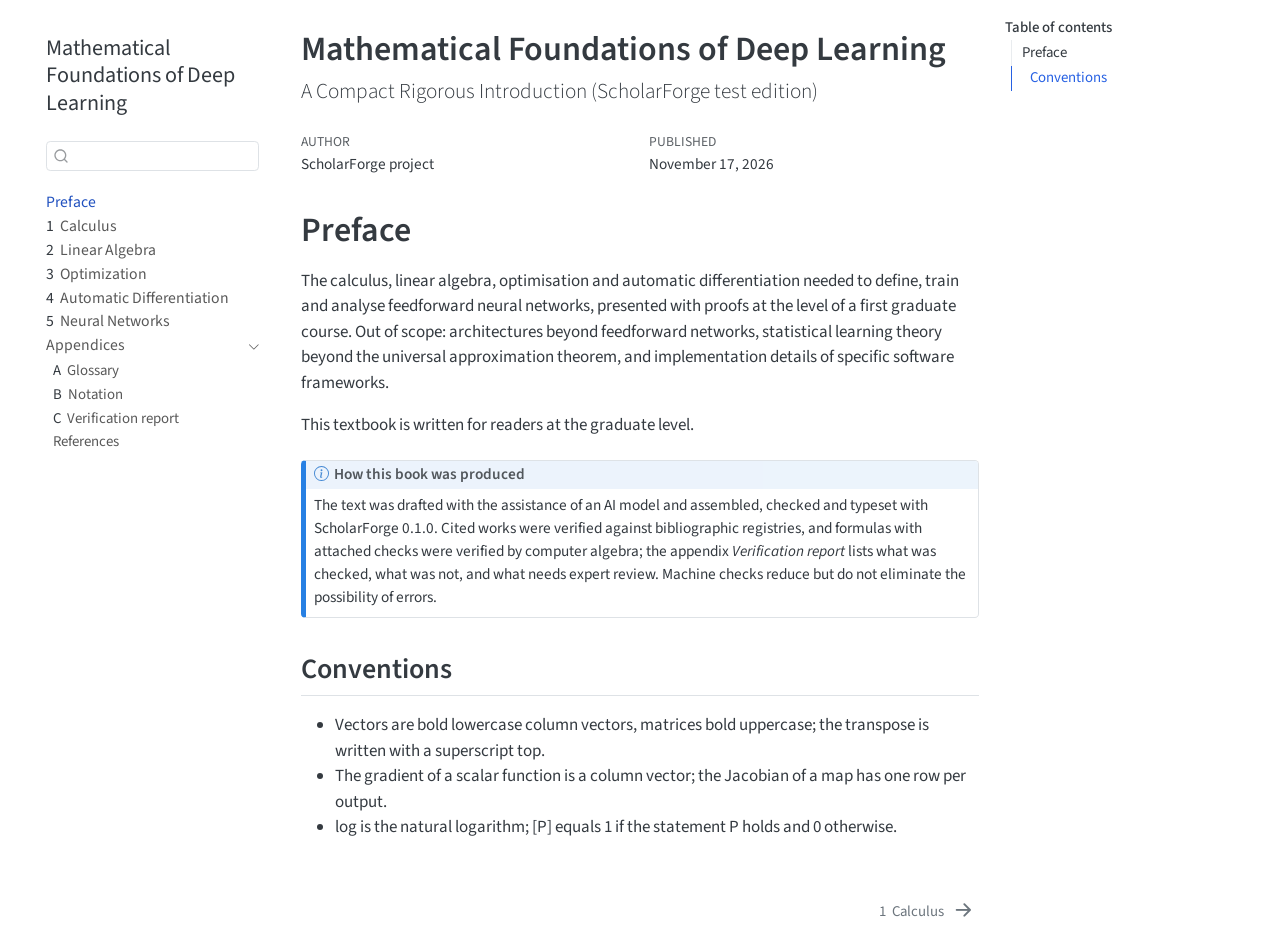
<file: examples/deep-learning-foundations/html/index.html>
<!DOCTYPE html>
<html xmlns="http://www.w3.org/1999/xhtml" lang="en" xml:lang="en"><head>

<meta charset="utf-8">
<meta name="generator" content="quarto-1.11.9">

<meta name="viewport" content="width=device-width, initial-scale=1.0, user-scalable=yes">

<meta name="author" content="ScholarForge project">
<meta name="dcterms.date" content="2026-11-17">

<title>Mathematical Foundations of Deep Learning</title>
<style>
/* Default styles provided by pandoc.
** See https://pandoc.org/MANUAL.html#variables-for-html for config info.
*/
span.smallcaps{font-variant: small-caps;}
div.columns{display: flex; gap: 1.5em;}
div.column{flex: auto;}
@media screen {
div.columns{gap: min(4vw, 1.5em);}
div.column{overflow-x: auto;}
}
div.hanging-indent{margin-left: 1.5em; text-indent: -1.5em;}
ul.task-list{list-style: none;}
ul.task-list li input[type="checkbox"] {
  width: 0.8em;
  margin: 0 0.8em 0.2em -1em; /* quarto-specific, see https://github.com/quarto-dev/quarto-cli/issues/4556 */ 
  vertical-align: middle;
}
</style>


<script src="site_libs/quarto-nav/quarto-nav.js"></script>
<script src="site_libs/quarto-nav/headroom.min.js"></script>
<script src="site_libs/clipboard/clipboard.min.js"></script>
<script src="site_libs/quarto-search/autocomplete.umd.js"></script>
<script src="site_libs/quarto-search/fuse.min.js"></script>
<script src="site_libs/quarto-search/quarto-search.js"></script>
<meta name="quarto:offset" content="./">
<link href="./chapters/01-calculus.html" rel="next">
<script src="site_libs/quarto-html/quarto.js" type="module"></script>
<script src="site_libs/quarto-html/tabsets/tabsets.js" type="module"></script>
<script src="site_libs/quarto-html/scrollable-regions/scrollable-regions.js" type="module"></script>
<script src="site_libs/quarto-html/popper.min.js"></script>
<script src="site_libs/quarto-html/tippy.umd.min.js"></script>
<script src="site_libs/quarto-html/anchor.min.js"></script>
<link href="site_libs/quarto-html/tippy.css" rel="stylesheet">
<link href="site_libs/quarto-html/quarto-syntax-highlighting-63b5708e65d6cd79cd7618c58d0c21e7.css" rel="stylesheet" id="quarto-text-highlighting-styles">
<script src="site_libs/bootstrap/bootstrap.min.js"></script>
<link href="site_libs/bootstrap/bootstrap-icons.css" rel="stylesheet">
<link href="site_libs/bootstrap/bootstrap-8575377b15774f46c10fa1d7752ca172.min.css" rel="stylesheet" append-hash="true" id="quarto-bootstrap" data-mode="light">
<script id="quarto-search-options" type="application/json">{
  "location": "sidebar",
  "copy-button": false,
  "collapse-after": 3,
  "panel-placement": "start",
  "type": "textbox",
  "limit": 50,
  "keyboard-shortcut": [
    "f",
    "/",
    "s"
  ],
  "show-item-context": false,
  "language": {
    "search-no-results-text": "No results",
    "search-matching-documents-text": "matching documents",
    "search-copy-link-title": "Copy link to search",
    "search-hide-matches-text": "Hide additional matches",
    "search-more-match-text": "more match in this document",
    "search-more-matches-text": "more matches in this document",
    "search-clear-button-title": "Clear",
    "search-text-placeholder": "",
    "search-detached-cancel-button-title": "Cancel",
    "search-submit-button-title": "Submit",
    "search-label": "Search"
  }
}</script>


<link rel="stylesheet" href="styles.css">
</head>

<body class="nav-sidebar floating quarto-light"><a id="quarto-skip-link" class="visually-hidden-focusable" href="#quarto-document-content">Skip to main content</a>

<div id="quarto-search-results"></div>
  <header id="quarto-header" class="headroom fixed-top">
  <nav class="quarto-secondary-nav" aria-label="Toolbar">
    <div class="container-fluid d-flex">
      <button type="button" class="quarto-btn-toggle btn" data-bs-toggle="collapse" role="button" data-bs-target=".quarto-sidebar-collapse-item" aria-controls="quarto-sidebar" aria-expanded="false" aria-label="Toggle sidebar navigation" onclick="if (window.quartoToggleHeadroom) { window.quartoToggleHeadroom(); }">
        <i class="bi bi-layout-text-sidebar-reverse"></i>
      </button>
        <nav class="quarto-page-breadcrumbs" aria-label="Breadcrumbs"><ol class="breadcrumb"><li class="breadcrumb-item"><a href="./index.html">Preface</a></li></ol></nav>
        <a class="flex-grow-1" data-bs-toggle="collapse" data-bs-target=".quarto-sidebar-collapse-item" onclick="if (window.quartoToggleHeadroom) { window.quartoToggleHeadroom(); }">      
        </a>
      <button type="button" class="btn quarto-search-button" aria-label="Search" onclick="window.quartoOpenSearch();">
        <i class="bi bi-search"></i>
      </button>
    </div>
  </nav>
</header>
<!-- content -->
<div id="quarto-content" class="quarto-container page-columns page-rows-contents page-layout-article">
<!-- sidebar -->
  <nav id="quarto-sidebar" class="sidebar collapse collapse-horizontal quarto-sidebar-collapse-item sidebar-navigation floating overflow-auto" aria-label="Site">
    <div class="pt-lg-2 mt-2 text-left sidebar-header">
    <div class="sidebar-title mb-0 py-0">
      <a href="./">Mathematical Foundations of Deep Learning</a> 
    </div>
      </div>
        <div class="mt-2 flex-shrink-0 align-items-center">
        <div class="sidebar-search">
        <div id="quarto-search" class="" title="Search"></div>
        </div>
        </div>
    <div class="sidebar-menu-container"> 
    <ul class="list-unstyled mt-1">
        <li class="sidebar-item">
  <div class="sidebar-item-container"> 
  <a href="./index.html" class="sidebar-item-text sidebar-link active">
 <span class="menu-text">Preface</span></a>
  </div>
</li>
        <li class="sidebar-item">
  <div class="sidebar-item-container"> 
  <a href="./chapters/01-calculus.html" class="sidebar-item-text sidebar-link">
 <span class="menu-text"><span class="chapter-number">1</span>&nbsp; <span class="chapter-title">Calculus</span></span></a>
  </div>
</li>
        <li class="sidebar-item">
  <div class="sidebar-item-container"> 
  <a href="./chapters/02-linear-algebra.html" class="sidebar-item-text sidebar-link">
 <span class="menu-text"><span class="chapter-number">2</span>&nbsp; <span class="chapter-title">Linear Algebra</span></span></a>
  </div>
</li>
        <li class="sidebar-item">
  <div class="sidebar-item-container"> 
  <a href="./chapters/03-optimization.html" class="sidebar-item-text sidebar-link">
 <span class="menu-text"><span class="chapter-number">3</span>&nbsp; <span class="chapter-title">Optimization</span></span></a>
  </div>
</li>
        <li class="sidebar-item">
  <div class="sidebar-item-container"> 
  <a href="./chapters/04-automatic-differentiation.html" class="sidebar-item-text sidebar-link">
 <span class="menu-text"><span class="chapter-number">4</span>&nbsp; <span class="chapter-title">Automatic Differentiation</span></span></a>
  </div>
</li>
        <li class="sidebar-item">
  <div class="sidebar-item-container"> 
  <a href="./chapters/05-neural-networks.html" class="sidebar-item-text sidebar-link">
 <span class="menu-text"><span class="chapter-number">5</span>&nbsp; <span class="chapter-title">Neural Networks</span></span></a>
  </div>
</li>
        <li class="sidebar-item sidebar-item-section">
      <div class="sidebar-item-container"> 
            <button type="button" class="sidebar-item-text sidebar-item-toggle sidebar-link text-start" data-bs-toggle="collapse" data-bs-target="#quarto-sidebar-section-1" aria-controls="quarto-sidebar-section-1" aria-expanded="true">
 <span class="menu-text" id="quarto-sidebar-section-1-label">Appendices</span><i class="bi bi-chevron-right" aria-hidden="true"></i></button>
      </div>
      <ul id="quarto-sidebar-section-1" aria-labelledby="quarto-sidebar-section-1-label" class="collapse list-unstyled sidebar-section depth1 show">  
          <li class="sidebar-item">
  <div class="sidebar-item-container"> 
  <a href="./glossary.html" class="sidebar-item-text sidebar-link">
 <span class="menu-text"><span class="chapter-number">A</span>&nbsp; <span class="chapter-title">Glossary</span></span></a>
  </div>
</li>
          <li class="sidebar-item">
  <div class="sidebar-item-container"> 
  <a href="./notation.html" class="sidebar-item-text sidebar-link">
 <span class="menu-text"><span class="chapter-number">B</span>&nbsp; <span class="chapter-title">Notation</span></span></a>
  </div>
</li>
          <li class="sidebar-item">
  <div class="sidebar-item-container"> 
  <a href="./verification.html" class="sidebar-item-text sidebar-link">
 <span class="menu-text"><span class="chapter-number">C</span>&nbsp; <span class="chapter-title">Verification report</span></span></a>
  </div>
</li>
          <li class="sidebar-item">
  <div class="sidebar-item-container"> 
  <a href="./references.html" class="sidebar-item-text sidebar-link">
 <span class="menu-text">References</span></a>
  </div>
</li>
      </ul>
  </li>
    </ul>
    </div>
</nav>
<div id="quarto-sidebar-glass" class="quarto-sidebar-collapse-item" data-bs-toggle="collapse" data-bs-target=".quarto-sidebar-collapse-item"></div>
<!-- margin-sidebar -->
    <div id="quarto-margin-sidebar" class="sidebar margin-sidebar">
        <nav id="TOC" role="doc-toc" aria-labelledby="toc-title" class="toc-active">
    <h2 id="toc-title">Table of contents</h2>
   
  <ul class="collapse">
  <li><a href="#preface" id="toc-preface" class="nav-link active" data-scroll-target="#preface">Preface</a>
  <ul class="collapse">
  <li><a href="#conventions" id="toc-conventions" class="nav-link" data-scroll-target="#conventions">Conventions</a></li>
  </ul></li>
  </ul>
</nav>
    </div>
<!-- main -->
<main class="content" id="quarto-document-content" tabindex="-1">

<header id="title-block-header" class="quarto-title-block default">
<div class="quarto-title">
<h1 class="title">Mathematical Foundations of Deep Learning</h1>
<p class="subtitle lead">A Compact Rigorous Introduction (ScholarForge test edition)</p>
</div>



<div class="quarto-title-meta">

    <div>
    <div class="quarto-title-meta-heading">Author</div>
    <div class="quarto-title-meta-contents">
             <p>ScholarForge project </p>
          </div>
  </div>
    
    <div>
    <div class="quarto-title-meta-heading">Published</div>
    <div class="quarto-title-meta-contents">
      <p class="date">November 17, 2026</p>
    </div>
  </div>
  
    
  </div>
  


</header>


<section id="preface" class="level1 unnumbered">
<h1 class="unnumbered">Preface</h1>
<p>The calculus, linear algebra, optimisation and automatic differentiation needed to define, train and analyse feedforward neural networks, presented with proofs at the level of a first graduate course. Out of scope: architectures beyond feedforward networks, statistical learning theory beyond the universal approximation theorem, and implementation details of specific software frameworks.</p>
<p>This textbook is written for readers at the graduate level.</p>
<div class="callout callout-style-default callout-note callout-titled">
<div class="callout-header d-flex align-content-center">
<div class="callout-icon-container">
<i class="callout-icon"></i>
</div>
<div class="callout-title-container flex-fill">
<span class="screen-reader-only">Note</span>How this book was produced
</div>
</div>
<div class="callout-body-container callout-body">
<p>The text was drafted with the assistance of an AI model and assembled, checked and typeset with ScholarForge 0.1.0. Cited works were verified against bibliographic registries, and formulas with attached checks were verified by computer algebra; the appendix <em>Verification report</em> lists what was checked, what was not, and what needs expert review. Machine checks reduce but do not eliminate the possibility of errors.</p>
</div>
</div>
<section id="conventions" class="level2 unnumbered">
<h2 class="unnumbered anchored" data-anchor-id="conventions">Conventions</h2>
<ul>
<li>Vectors are bold lowercase column vectors, matrices bold uppercase; the transpose is written with a superscript top.</li>
<li>The gradient of a scalar function is a column vector; the Jacobian of a map has one row per output.</li>
<li>log is the natural logarithm; [P] equals 1 if the statement P holds and 0 otherwise.</li>
</ul>


</section>
</section>

</main> <!-- /main -->
<script id="quarto-html-after-body" type="application/javascript">
  window.document.addEventListener("DOMContentLoaded", function (event) {
    const icon = "";
    const anchorJS = new window.AnchorJS();
    anchorJS.options = {
      placement: 'right',
      icon: icon
    };
    anchorJS.add('.anchored');
    const isCodeAnnotation = (el) => {
      for (const clz of el.classList) {
        if (clz.startsWith('code-annotation-')) {                     
          return true;
        }
      }
      return false;
    }
    const onCopySuccess = function(e) {
      // button target
      const button = e.trigger;
      // don't keep focus
      button.blur();
      // flash "checked"
      button.classList.add('code-copy-button-checked');
      var currentTitle = button.getAttribute("title");
      button.setAttribute("title", "Copied!");
      let tooltip;
      if (window.bootstrap) {
        button.setAttribute("data-bs-toggle", "tooltip");
        button.setAttribute("data-bs-placement", "left");
        button.setAttribute("data-bs-title", "Copied!");
        tooltip = new bootstrap.Tooltip(button, 
          { trigger: "manual", 
            customClass: "code-copy-button-tooltip",
            offset: [0, -8]});
        tooltip.show();    
      }
      setTimeout(function() {
        if (tooltip) {
          tooltip.hide();
          button.removeAttribute("data-bs-title");
          button.removeAttribute("data-bs-toggle");
          button.removeAttribute("data-bs-placement");
        }
        button.setAttribute("title", currentTitle);
        button.classList.remove('code-copy-button-checked');
      }, 1000);
      // clear code selection
      e.clearSelection();
    }
    const getTextToCopy = function(trigger) {
      const outerScaffold = trigger.parentElement.cloneNode(true);
      const codeEl = outerScaffold.querySelector('code');
      for (const childEl of codeEl.children) {
        if (isCodeAnnotation(childEl)) {
          childEl.remove();
        }
      }
      return codeEl.innerText;
    }
    const clipboard = new window.ClipboardJS('.code-copy-button:not([data-in-quarto-modal])', {
      text: getTextToCopy
    });
    clipboard.on('success', onCopySuccess);
    if (window.document.getElementById('quarto-embedded-source-code-modal')) {
      const clipboardModal = new window.ClipboardJS('.code-copy-button[data-in-quarto-modal]', {
        text: getTextToCopy,
        container: window.document.getElementById('quarto-embedded-source-code-modal')
      });
      clipboardModal.on('success', onCopySuccess);
    }
      var localhostRegex = new RegExp(/^(?:http|https):\/\/localhost\:?[0-9]*\//);
      var mailtoRegex = new RegExp(/^mailto:/);
        var filterRegex = new RegExp('/' + window.location.host + '/');
      var isInternal = (href) => {
          return filterRegex.test(href) || localhostRegex.test(href) || mailtoRegex.test(href);
      }
      // Inspect non-navigation links and adorn them if external
      window.quartoDecorateExternalLinks = function (root) {
     var links = (root || window.document).querySelectorAll('a[href]:not(.nav-link):not(.navbar-brand):not(.toc-action):not(.sidebar-link):not(.sidebar-item-toggle):not(.pagination-link):not(.no-external):not([aria-hidden]):not(.dropdown-item):not(.quarto-navigation-tool):not(.about-link)');
      for (var i=0; i<links.length; i++) {
        const link = links[i];
        if (!isInternal(link.href)) {
          // undo the damage that might have been done by quarto-nav.js in the case of
          // links that we want to consider external
          if (link.dataset.originalHref !== undefined) {
            link.href = link.dataset.originalHref;
          }
          if (!link.classList.contains('no-external-icon')) {
          }
        }
      }
      };
      window.quartoDecorateExternalLinks(window.document);
    // Esc closes the popup (WCAG 1.4.13) and focus leaving both trigger and
    // popup closes it (WCAG 2.4.11); tippy handles neither for interactive popups.
    const hideOnEscAndFocusOut = {
      name: 'hideOnEscAndFocusOut',
      defaultValue: true,
      fn(instance) {
        const dismiss = () => {
          // A show scheduled by the trigger delay would otherwise reopen it
          instance.clearDelayTimeouts();
          instance.hide();
        };
        const onKeyDown = (event) => {
          if (event.key !== 'Escape') {
            return;
          }
          // Keep Esc from also reaching page handlers (e.g. reveal.js overview),
          // except an open reveal.js slide menu, which Esc should close too.
          // The menu handles keys only when its keyboard option is on.
          const menuHandlesEsc = window.Reveal?.getPlugin?.('menu')?.isOpen() &&
            window.Reveal.getConfig().menu?.keyboard !== false;
          if (!menuHandlesEsc) {
            event.stopPropagation();
          }
          if (instance.popper.contains(window.document.activeElement)) {
            // Disabled while refocusing so the focus trigger does not reopen it
            instance.disable();
            instance.reference.focus();
            instance.enable();
          }
          dismiss();
        };
        const onFocusOut = (event) => {
          const target = event.relatedTarget;
          if (target && !instance.reference.contains(target) &&
              !instance.popper.contains(target)) {
            dismiss();
          }
        };
        // On the trigger too: a click trigger (code-annotations: select) has no
        // blur handling. Attached for the instance's lifetime so leaving the
        // trigger also cancels a show still pending on the trigger delay.
        instance.reference.addEventListener('focusout', onFocusOut);
        return {
          onShow() {
            window.document.addEventListener('keydown', onKeyDown, true);
            instance.popper.addEventListener('focusout', onFocusOut);
          },
          onHide() {
            window.document.removeEventListener('keydown', onKeyDown, true);
            instance.popper.removeEventListener('focusout', onFocusOut);
          },
          onDestroy() {
            instance.reference.removeEventListener('focusout', onFocusOut);
          },
        };
      },
    };
    function tippyHover(el, contentFn, onTriggerFn, onUntriggerFn) {
      const config = {
        allowHTML: true,
        maxWidth: 500,
        delay: 100,
        arrow: false,
        appendTo: function(el) {
            return el.parentElement;
        },
        interactive: true,
        interactiveBorder: 10,
        theme: 'quarto',
        placement: 'bottom-start',
        plugins: [hideOnEscAndFocusOut],
      };
      if (contentFn) {
        config.content = contentFn;
      }
      if (onTriggerFn) {
        config.onTrigger = onTriggerFn;
      }
      if (onUntriggerFn) {
        config.onUntrigger = onUntriggerFn;
      }
      window.tippy(el, config); 
    }
    const noterefs = window.document.querySelectorAll('a[role="doc-noteref"]');
    for (var i=0; i<noterefs.length; i++) {
      const ref = noterefs[i];
      tippyHover(ref, function() {
        // use id or data attribute instead here
        let href = ref.getAttribute('data-footnote-href') || ref.getAttribute('href');
        try { href = new URL(href).hash; } catch {}
        const id = href.replace(/^#\/?/, "");
        const note = window.document.getElementById(id);
        if (note) {
          return note.innerHTML;
        } else {
          return "";
        }
      });
    }
    const xrefs = window.document.querySelectorAll('a.quarto-xref');
    const processXRef = (id, note) => {
      // Strip column container classes
      const stripColumnClz = (el) => {
        el.classList.remove("page-full", "page-columns");
        if (el.children) {
          for (const child of el.children) {
            stripColumnClz(child);
          }
        }
      }
      stripColumnClz(note)
      if (id === null || id.startsWith('sec-')) {
        // Special case sections, only their first couple elements
        const container = document.createElement("div");
        if (note.children && note.children.length > 2) {
          container.appendChild(note.children[0].cloneNode(true));
          for (let i = 1; i < note.children.length; i++) {
            const child = note.children[i];
            if (child.tagName === "P" && child.innerText === "") {
              continue;
            } else {
              container.appendChild(child.cloneNode(true));
              break;
            }
          }
          if (window.Quarto?.typesetMath) {
            window.Quarto.typesetMath(container);
          }
          return container.innerHTML
        } else {
          if (window.Quarto?.typesetMath) {
            window.Quarto.typesetMath(note);
          }
          return note.innerHTML;
        }
      } else {
        // Remove any anchor links if they are present
        const anchorLink = note.querySelector('a.anchorjs-link');
        if (anchorLink) {
          anchorLink.remove();
        }
        if (window.Quarto?.typesetMath) {
          window.Quarto.typesetMath(note);
        }
        if (note.classList.contains("callout")) {
          return note.outerHTML;
        } else {
          return note.innerHTML;
        }
      }
    }
    for (var i=0; i<xrefs.length; i++) {
      const xref = xrefs[i];
      tippyHover(xref, undefined, function(instance) {
        instance.disable();
        let url = xref.getAttribute('href');
        let hash = undefined; 
        if (url.startsWith('#')) {
          hash = url;
        } else {
          try { hash = new URL(url).hash; } catch {}
        }
        if (hash) {
          const id = hash.replace(/^#\/?/, "");
          const note = window.document.getElementById(id);
          if (note !== null) {
            try {
              const html = processXRef(id, note.cloneNode(true));
              instance.setContent(html);
            } finally {
              instance.enable();
              instance.show();
            }
          } else {
            // See if we can fetch this
            fetch(url.split('#')[0])
            .then(res => res.text())
            .then(html => {
              const parser = new DOMParser();
              const htmlDoc = parser.parseFromString(html, "text/html");
              const note = htmlDoc.getElementById(id);
              if (note !== null) {
                const html = processXRef(id, note);
                instance.setContent(html);
              } 
            }).finally(() => {
              instance.enable();
              instance.show();
            });
          }
        } else {
          // See if we can fetch a full url (with no hash to target)
          // This is a special case and we should probably do some content thinning / targeting
          fetch(url)
          .then(res => res.text())
          .then(html => {
            const parser = new DOMParser();
            const htmlDoc = parser.parseFromString(html, "text/html");
            const note = htmlDoc.querySelector('main.content');
            if (note !== null) {
              // This should only happen for chapter cross references
              // (since there is no id in the URL)
              // remove the first header
              if (note.children.length > 0 && note.children[0].tagName === "HEADER") {
                note.children[0].remove();
              }
              const html = processXRef(null, note);
              instance.setContent(html);
            } 
          }).finally(() => {
            instance.enable();
            instance.show();
          });
        }
      }, function(instance) {
      });
    }
        let selectedAnnoteEl;
        const selectorForAnnotation = ( cell, annotation) => {
          let cellAttr = 'data-code-cell="' + cell + '"';
          let lineAttr = 'data-code-annotation="' +  annotation + '"';
          const selector = 'span[' + cellAttr + '][' + lineAttr + ']';
          return selector;
        }
        const selectCodeLines = (annoteEl) => {
          const doc = window.document;
          const targetCell = annoteEl.getAttribute("data-target-cell");
          const targetAnnotation = annoteEl.getAttribute("data-target-annotation");
          const annoteSpan = window.document.querySelector(selectorForAnnotation(targetCell, targetAnnotation));
          const lines = annoteSpan.getAttribute("data-code-lines").split(",");
          const lineIds = lines.map((line) => {
            return targetCell + "-" + line;
          })
          // Each band is positioned against its own containing block, which is
          // not the offsetParent of the lines, so place it from client rects.
          const placeBand = (band, firstEl, lastEl, codeBlock) => {
            const container = band.offsetParent;
            if (container === null) {
              return;
            }
            const containerRect = container.getBoundingClientRect();
            // Reveal.js scales slides with a transform, so convert client
            // pixels back to the CSS pixels of the container.
            const scale = containerRect.height / container.offsetHeight || 1;
            const firstRect = firstEl.getBoundingClientRect();
            const lastRect = lastEl.getBoundingClientRect();
            const top = (firstRect.top - containerRect.top) / scale - container.clientTop + container.scrollTop;
            const height = (lastRect.bottom - firstRect.top) / scale;
            band.style.top = top - 2 + "px";
            band.style.height = height + 4 + "px";
            if (codeBlock) {
              // Without the copy button wrapper, the containing block is wider
              // than the code block, so span the code block explicitly.
              const blockRect = codeBlock.getBoundingClientRect();
              band.style.left = (blockRect.left - containerRect.left) / scale - container.clientLeft + container.scrollLeft + "px";
              band.style.width = blockRect.width / scale + "px";
            }
          };
          if (lineIds.length > 0) {
            const el = window.document.getElementById(lineIds[0]);
            const lastEl = window.document.getElementById(lineIds[lineIds.length - 1]);
            const parent = el.parentElement.parentElement;
            // cook up a div (if necessary) and position it
            let div = window.document.getElementById("code-annotation-line-highlight");
            if (div === null) {
              div = window.document.createElement("div");
              div.setAttribute("id", "code-annotation-line-highlight");
              div.style.position = 'absolute';
              parent.appendChild(div);
            }
            placeBand(div, el, lastEl, parent.closest("div.sourceCode") || parent);
            let gutterDiv = window.document.getElementById("code-annotation-line-highlight-gutter");
            if (gutterDiv === null) {
              gutterDiv = window.document.createElement("div");
              gutterDiv.setAttribute("id", "code-annotation-line-highlight-gutter");
              gutterDiv.style.position = 'absolute';
              const codeCell = window.document.getElementById(targetCell);
              const gutter = codeCell.querySelector('.code-annotation-gutter');
              gutter.appendChild(gutterDiv);
            }
            placeBand(gutterDiv, el, lastEl);
            selectedAnnoteEl = annoteEl;
          }
        };
        const unselectCodeLines = () => {
          const elementsIds = ["code-annotation-line-highlight", "code-annotation-line-highlight-gutter"];
          elementsIds.forEach((elId) => {
            const div = window.document.getElementById(elId);
            if (div) {
              div.remove();
            }
          });
          selectedAnnoteEl = undefined;
        };
          // Handle positioning of the toggle
      window.addEventListener(
        "resize",
        throttle(() => {
          elRect = undefined;
          if (selectedAnnoteEl) {
            selectCodeLines(selectedAnnoteEl);
          }
        }, 10)
      );
      function throttle(fn, ms) {
      let throttle = false;
      let timer;
        return (...args) => {
          if(!throttle) { // first call gets through
              fn.apply(this, args);
              throttle = true;
          } else { // all the others get throttled
              if(timer) clearTimeout(timer); // cancel #2
              timer = setTimeout(() => {
                fn.apply(this, args);
                timer = throttle = false;
              }, ms);
          }
        };
      }
        // Attach click handler to the DT
        const annoteDls = window.document.querySelectorAll('dt[data-target-cell]');
        for (const annoteDlNode of annoteDls) {
          annoteDlNode.addEventListener('click', (event) => {
            const clickedEl = event.target;
            if (clickedEl !== selectedAnnoteEl) {
              unselectCodeLines();
              const activeEl = window.document.querySelector('dt[data-target-cell].code-annotation-active');
              if (activeEl) {
                activeEl.classList.remove('code-annotation-active');
              }
              selectCodeLines(clickedEl);
              clickedEl.classList.add('code-annotation-active');
            } else {
              // Unselect the line
              unselectCodeLines();
              clickedEl.classList.remove('code-annotation-active');
            }
          });
        }
    const findCites = (el) => {
      const parentEl = el.parentElement;
      if (parentEl) {
        const cites = parentEl.dataset.cites;
        if (cites) {
          return {
            el,
            cites: cites.split(' ')
          };
        } else {
          return findCites(el.parentElement)
        }
      } else {
        return undefined;
      }
    };
    var bibliorefs = window.document.querySelectorAll('a[role="doc-biblioref"]');
    for (var i=0; i<bibliorefs.length; i++) {
      const ref = bibliorefs[i];
      const citeInfo = findCites(ref);
      if (citeInfo) {
        tippyHover(citeInfo.el, function() {
          var popup = window.document.createElement('div');
          citeInfo.cites.forEach(function(cite) {
            var citeDiv = window.document.createElement('div');
            citeDiv.classList.add('hanging-indent');
            citeDiv.classList.add('csl-entry');
            var biblioDiv = window.document.getElementById('ref-' + cite);
            if (biblioDiv) {
              citeDiv.innerHTML = biblioDiv.innerHTML;
            }
            popup.appendChild(citeDiv);
          });
          return popup.innerHTML;
        });
      }
    }
  });
  </script>
  <script type="application/javascript">
  window.quartoScrollableRegionsLabels = {"code":"Scrollable code","output":"Scrollable output"};
  </script>
<nav class="page-navigation" aria-label="Page">
  <div class="nav-page nav-page-previous">
  </div>
  <div class="nav-page nav-page-next">
      <a href="./chapters/01-calculus.html" class="pagination-link" aria-label="Calculus">
        <span class="nav-page-text"><span class="chapter-number">1</span>&nbsp; <span class="chapter-title">Calculus</span></span> <i class="bi bi-arrow-right-short"></i>
      </a>
  </div>
</nav>
</div> <!-- /content -->




</body></html>
</file>
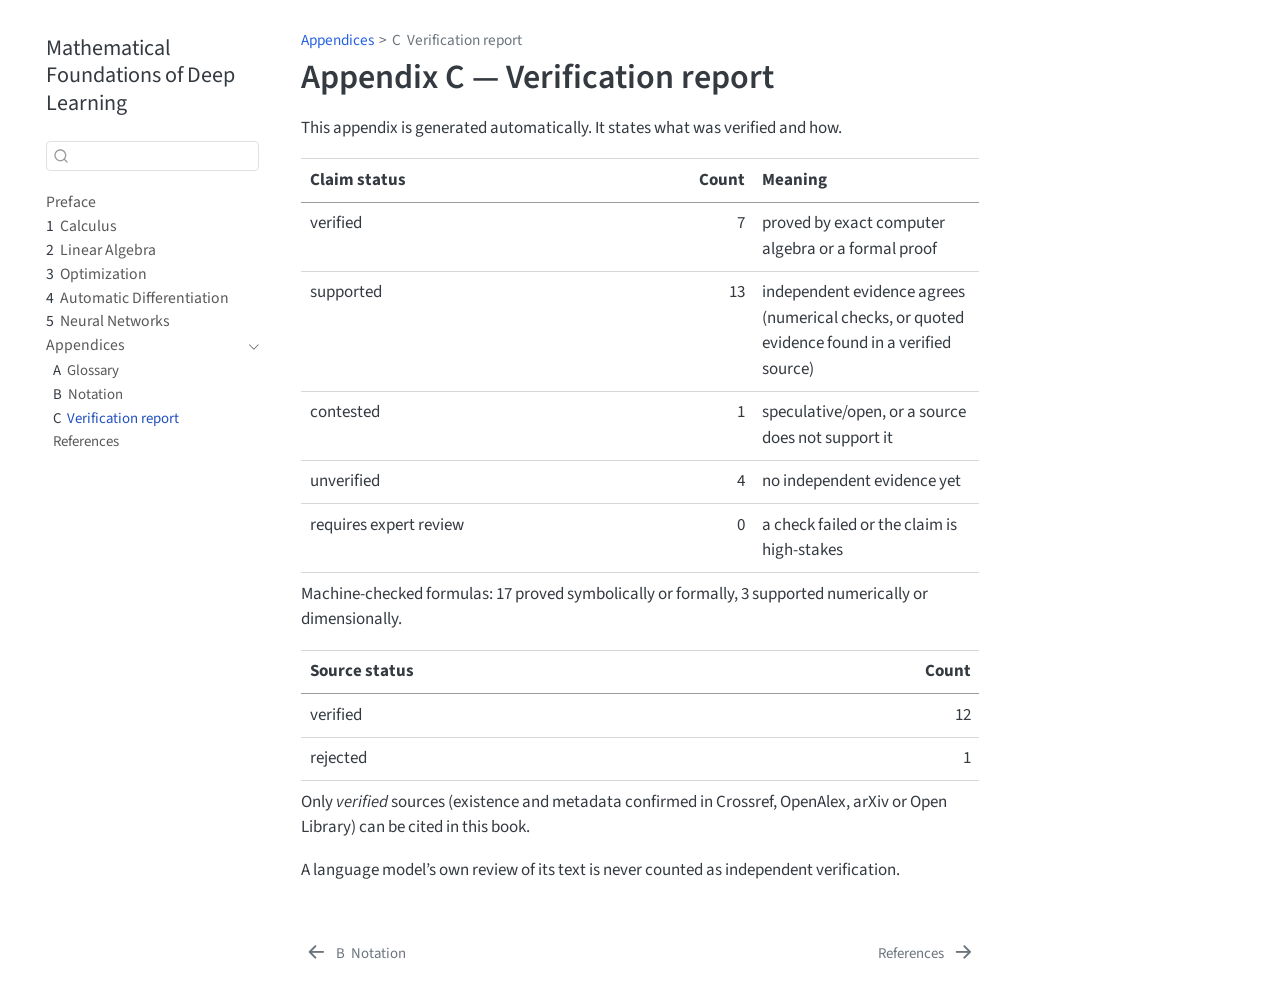
<file: examples/deep-learning-foundations/html/verification.html>
<!DOCTYPE html>
<html xmlns="http://www.w3.org/1999/xhtml" lang="en" xml:lang="en"><head>

<meta charset="utf-8">
<meta name="generator" content="quarto-1.11.9">

<meta name="viewport" content="width=device-width, initial-scale=1.0, user-scalable=yes">


<title>Appendix C — Verification report – Mathematical Foundations of Deep Learning</title>
<style>
/* Default styles provided by pandoc.
** See https://pandoc.org/MANUAL.html#variables-for-html for config info.
*/
span.smallcaps{font-variant: small-caps;}
div.columns{display: flex; gap: 1.5em;}
div.column{flex: auto;}
@media screen {
div.columns{gap: min(4vw, 1.5em);}
div.column{overflow-x: auto;}
}
div.hanging-indent{margin-left: 1.5em; text-indent: -1.5em;}
ul.task-list{list-style: none;}
ul.task-list li input[type="checkbox"] {
  width: 0.8em;
  margin: 0 0.8em 0.2em -1em; /* quarto-specific, see https://github.com/quarto-dev/quarto-cli/issues/4556 */ 
  vertical-align: middle;
}
</style>


<script src="site_libs/quarto-nav/quarto-nav.js"></script>
<script src="site_libs/quarto-nav/headroom.min.js"></script>
<script src="site_libs/clipboard/clipboard.min.js"></script>
<script src="site_libs/quarto-search/autocomplete.umd.js"></script>
<script src="site_libs/quarto-search/fuse.min.js"></script>
<script src="site_libs/quarto-search/quarto-search.js"></script>
<meta name="quarto:offset" content="./">
<link href="./references.html" rel="next">
<link href="./notation.html" rel="prev">
<script src="site_libs/quarto-html/quarto.js" type="module"></script>
<script src="site_libs/quarto-html/tabsets/tabsets.js" type="module"></script>
<script src="site_libs/quarto-html/scrollable-regions/scrollable-regions.js" type="module"></script>
<script src="site_libs/quarto-html/popper.min.js"></script>
<script src="site_libs/quarto-html/tippy.umd.min.js"></script>
<script src="site_libs/quarto-html/anchor.min.js"></script>
<link href="site_libs/quarto-html/tippy.css" rel="stylesheet">
<link href="site_libs/quarto-html/quarto-syntax-highlighting-63b5708e65d6cd79cd7618c58d0c21e7.css" rel="stylesheet" id="quarto-text-highlighting-styles">
<script src="site_libs/bootstrap/bootstrap.min.js"></script>
<link href="site_libs/bootstrap/bootstrap-icons.css" rel="stylesheet">
<link href="site_libs/bootstrap/bootstrap-8575377b15774f46c10fa1d7752ca172.min.css" rel="stylesheet" append-hash="true" id="quarto-bootstrap" data-mode="light">
<script id="quarto-search-options" type="application/json">{
  "location": "sidebar",
  "copy-button": false,
  "collapse-after": 3,
  "panel-placement": "start",
  "type": "textbox",
  "limit": 50,
  "keyboard-shortcut": [
    "f",
    "/",
    "s"
  ],
  "show-item-context": false,
  "language": {
    "search-no-results-text": "No results",
    "search-matching-documents-text": "matching documents",
    "search-copy-link-title": "Copy link to search",
    "search-hide-matches-text": "Hide additional matches",
    "search-more-match-text": "more match in this document",
    "search-more-matches-text": "more matches in this document",
    "search-clear-button-title": "Clear",
    "search-text-placeholder": "",
    "search-detached-cancel-button-title": "Cancel",
    "search-submit-button-title": "Submit",
    "search-label": "Search"
  }
}</script>


<link rel="stylesheet" href="styles.css">
</head>

<body class="nav-sidebar floating quarto-light"><a id="quarto-skip-link" class="visually-hidden-focusable" href="#quarto-document-content">Skip to main content</a>

<div id="quarto-search-results"></div>
  <header id="quarto-header" class="headroom fixed-top">
  <nav class="quarto-secondary-nav" aria-label="Toolbar">
    <div class="container-fluid d-flex">
      <button type="button" class="quarto-btn-toggle btn" data-bs-toggle="collapse" role="button" data-bs-target=".quarto-sidebar-collapse-item" aria-controls="quarto-sidebar" aria-expanded="false" aria-label="Toggle sidebar navigation" onclick="if (window.quartoToggleHeadroom) { window.quartoToggleHeadroom(); }">
        <i class="bi bi-layout-text-sidebar-reverse"></i>
      </button>
        <nav class="quarto-page-breadcrumbs" aria-label="Breadcrumbs"><ol class="breadcrumb"><li class="breadcrumb-item"><a href="./glossary.html">Appendices</a></li><li class="breadcrumb-item"><a href="./verification.html"><span class="chapter-number">C</span>&nbsp; <span class="chapter-title">Verification report</span></a></li></ol></nav>
        <a class="flex-grow-1" data-bs-toggle="collapse" data-bs-target=".quarto-sidebar-collapse-item" onclick="if (window.quartoToggleHeadroom) { window.quartoToggleHeadroom(); }">      
        </a>
      <button type="button" class="btn quarto-search-button" aria-label="Search" onclick="window.quartoOpenSearch();">
        <i class="bi bi-search"></i>
      </button>
    </div>
  </nav>
</header>
<!-- content -->
<div id="quarto-content" class="quarto-container page-columns page-rows-contents page-layout-article">
<!-- sidebar -->
  <nav id="quarto-sidebar" class="sidebar collapse collapse-horizontal quarto-sidebar-collapse-item sidebar-navigation floating overflow-auto" aria-label="Site">
    <div class="pt-lg-2 mt-2 text-left sidebar-header">
    <div class="sidebar-title mb-0 py-0">
      <a href="./">Mathematical Foundations of Deep Learning</a> 
    </div>
      </div>
        <div class="mt-2 flex-shrink-0 align-items-center">
        <div class="sidebar-search">
        <div id="quarto-search" class="" title="Search"></div>
        </div>
        </div>
    <div class="sidebar-menu-container"> 
    <ul class="list-unstyled mt-1">
        <li class="sidebar-item">
  <div class="sidebar-item-container"> 
  <a href="./index.html" class="sidebar-item-text sidebar-link">
 <span class="menu-text">Preface</span></a>
  </div>
</li>
        <li class="sidebar-item">
  <div class="sidebar-item-container"> 
  <a href="./chapters/01-calculus.html" class="sidebar-item-text sidebar-link">
 <span class="menu-text"><span class="chapter-number">1</span>&nbsp; <span class="chapter-title">Calculus</span></span></a>
  </div>
</li>
        <li class="sidebar-item">
  <div class="sidebar-item-container"> 
  <a href="./chapters/02-linear-algebra.html" class="sidebar-item-text sidebar-link">
 <span class="menu-text"><span class="chapter-number">2</span>&nbsp; <span class="chapter-title">Linear Algebra</span></span></a>
  </div>
</li>
        <li class="sidebar-item">
  <div class="sidebar-item-container"> 
  <a href="./chapters/03-optimization.html" class="sidebar-item-text sidebar-link">
 <span class="menu-text"><span class="chapter-number">3</span>&nbsp; <span class="chapter-title">Optimization</span></span></a>
  </div>
</li>
        <li class="sidebar-item">
  <div class="sidebar-item-container"> 
  <a href="./chapters/04-automatic-differentiation.html" class="sidebar-item-text sidebar-link">
 <span class="menu-text"><span class="chapter-number">4</span>&nbsp; <span class="chapter-title">Automatic Differentiation</span></span></a>
  </div>
</li>
        <li class="sidebar-item">
  <div class="sidebar-item-container"> 
  <a href="./chapters/05-neural-networks.html" class="sidebar-item-text sidebar-link">
 <span class="menu-text"><span class="chapter-number">5</span>&nbsp; <span class="chapter-title">Neural Networks</span></span></a>
  </div>
</li>
        <li class="sidebar-item sidebar-item-section">
      <div class="sidebar-item-container"> 
            <button type="button" class="sidebar-item-text sidebar-item-toggle sidebar-link text-start" data-bs-toggle="collapse" data-bs-target="#quarto-sidebar-section-1" aria-controls="quarto-sidebar-section-1" aria-expanded="true">
 <span class="menu-text" id="quarto-sidebar-section-1-label">Appendices</span><i class="bi bi-chevron-right" aria-hidden="true"></i></button>
      </div>
      <ul id="quarto-sidebar-section-1" aria-labelledby="quarto-sidebar-section-1-label" class="collapse list-unstyled sidebar-section depth1 show">  
          <li class="sidebar-item">
  <div class="sidebar-item-container"> 
  <a href="./glossary.html" class="sidebar-item-text sidebar-link">
 <span class="menu-text"><span class="chapter-number">A</span>&nbsp; <span class="chapter-title">Glossary</span></span></a>
  </div>
</li>
          <li class="sidebar-item">
  <div class="sidebar-item-container"> 
  <a href="./notation.html" class="sidebar-item-text sidebar-link">
 <span class="menu-text"><span class="chapter-number">B</span>&nbsp; <span class="chapter-title">Notation</span></span></a>
  </div>
</li>
          <li class="sidebar-item">
  <div class="sidebar-item-container"> 
  <a href="./verification.html" class="sidebar-item-text sidebar-link active">
 <span class="menu-text"><span class="chapter-number">C</span>&nbsp; <span class="chapter-title">Verification report</span></span></a>
  </div>
</li>
          <li class="sidebar-item">
  <div class="sidebar-item-container"> 
  <a href="./references.html" class="sidebar-item-text sidebar-link">
 <span class="menu-text">References</span></a>
  </div>
</li>
      </ul>
  </li>
    </ul>
    </div>
</nav>
<div id="quarto-sidebar-glass" class="quarto-sidebar-collapse-item" data-bs-toggle="collapse" data-bs-target=".quarto-sidebar-collapse-item"></div>
<!-- margin-sidebar -->
    <div id="quarto-margin-sidebar" class="sidebar margin-sidebar zindex-bottom">
        
    </div>
<!-- main -->
<main class="content" id="quarto-document-content" tabindex="-1">

<header id="title-block-header" class="quarto-title-block default"><nav class="quarto-page-breadcrumbs quarto-title-breadcrumbs d-none d-lg-block" aria-label="Breadcrumbs"><ol class="breadcrumb"><li class="breadcrumb-item"><a href="./glossary.html">Appendices</a></li><li class="breadcrumb-item"><a href="./verification.html"><span class="chapter-number">C</span>&nbsp; <span class="chapter-title">Verification report</span></a></li></ol></nav>
<div class="quarto-title">
<h1 class="title"><span id="sec-verification-report" class="quarto-section-identifier">Appendix C — Verification report</span></h1>
</div>



<div class="quarto-title-meta">

    
  
    
  </div>
  


</header>


<p>This appendix is generated automatically. It states what was verified and how.</p>
<table class="caption-top table">
<colgroup>
<col style="width: 33%">
<col style="width: 33%">
<col style="width: 33%">
</colgroup>
<thead>
<tr class="header">
<th style="text-align: left;">Claim status</th>
<th style="text-align: right;">Count</th>
<th style="text-align: left;">Meaning</th>
</tr>
</thead>
<tbody>
<tr class="odd">
<td style="text-align: left;">verified</td>
<td style="text-align: right;">7</td>
<td style="text-align: left;">proved by exact computer algebra or a formal proof</td>
</tr>
<tr class="even">
<td style="text-align: left;">supported</td>
<td style="text-align: right;">13</td>
<td style="text-align: left;">independent evidence agrees (numerical checks, or quoted evidence found in a verified source)</td>
</tr>
<tr class="odd">
<td style="text-align: left;">contested</td>
<td style="text-align: right;">1</td>
<td style="text-align: left;">speculative/open, or a source does not support it</td>
</tr>
<tr class="even">
<td style="text-align: left;">unverified</td>
<td style="text-align: right;">4</td>
<td style="text-align: left;">no independent evidence yet</td>
</tr>
<tr class="odd">
<td style="text-align: left;">requires expert review</td>
<td style="text-align: right;">0</td>
<td style="text-align: left;">a check failed or the claim is high-stakes</td>
</tr>
</tbody>
</table>
<p>Machine-checked formulas: 17 proved symbolically or formally, 3 supported numerically or dimensionally.</p>
<table class="caption-top table">
<thead>
<tr class="header">
<th style="text-align: left;">Source status</th>
<th style="text-align: right;">Count</th>
</tr>
</thead>
<tbody>
<tr class="odd">
<td style="text-align: left;">verified</td>
<td style="text-align: right;">12</td>
</tr>
<tr class="even">
<td style="text-align: left;">rejected</td>
<td style="text-align: right;">1</td>
</tr>
</tbody>
</table>
<p>Only <em>verified</em> sources (existence and metadata confirmed in Crossref, OpenAlex, arXiv or Open Library) can be cited in this book.</p>
<p>A language model’s own review of its text is never counted as independent verification.</p>



</main> <!-- /main -->
<script id="quarto-html-after-body" type="application/javascript">
  window.document.addEventListener("DOMContentLoaded", function (event) {
    const icon = "";
    const anchorJS = new window.AnchorJS();
    anchorJS.options = {
      placement: 'right',
      icon: icon
    };
    anchorJS.add('.anchored');
    const isCodeAnnotation = (el) => {
      for (const clz of el.classList) {
        if (clz.startsWith('code-annotation-')) {                     
          return true;
        }
      }
      return false;
    }
    const onCopySuccess = function(e) {
      // button target
      const button = e.trigger;
      // don't keep focus
      button.blur();
      // flash "checked"
      button.classList.add('code-copy-button-checked');
      var currentTitle = button.getAttribute("title");
      button.setAttribute("title", "Copied!");
      let tooltip;
      if (window.bootstrap) {
        button.setAttribute("data-bs-toggle", "tooltip");
        button.setAttribute("data-bs-placement", "left");
        button.setAttribute("data-bs-title", "Copied!");
        tooltip = new bootstrap.Tooltip(button, 
          { trigger: "manual", 
            customClass: "code-copy-button-tooltip",
            offset: [0, -8]});
        tooltip.show();    
      }
      setTimeout(function() {
        if (tooltip) {
          tooltip.hide();
          button.removeAttribute("data-bs-title");
          button.removeAttribute("data-bs-toggle");
          button.removeAttribute("data-bs-placement");
        }
        button.setAttribute("title", currentTitle);
        button.classList.remove('code-copy-button-checked');
      }, 1000);
      // clear code selection
      e.clearSelection();
    }
    const getTextToCopy = function(trigger) {
      const outerScaffold = trigger.parentElement.cloneNode(true);
      const codeEl = outerScaffold.querySelector('code');
      for (const childEl of codeEl.children) {
        if (isCodeAnnotation(childEl)) {
          childEl.remove();
        }
      }
      return codeEl.innerText;
    }
    const clipboard = new window.ClipboardJS('.code-copy-button:not([data-in-quarto-modal])', {
      text: getTextToCopy
    });
    clipboard.on('success', onCopySuccess);
    if (window.document.getElementById('quarto-embedded-source-code-modal')) {
      const clipboardModal = new window.ClipboardJS('.code-copy-button[data-in-quarto-modal]', {
        text: getTextToCopy,
        container: window.document.getElementById('quarto-embedded-source-code-modal')
      });
      clipboardModal.on('success', onCopySuccess);
    }
      var localhostRegex = new RegExp(/^(?:http|https):\/\/localhost\:?[0-9]*\//);
      var mailtoRegex = new RegExp(/^mailto:/);
        var filterRegex = new RegExp('/' + window.location.host + '/');
      var isInternal = (href) => {
          return filterRegex.test(href) || localhostRegex.test(href) || mailtoRegex.test(href);
      }
      // Inspect non-navigation links and adorn them if external
      window.quartoDecorateExternalLinks = function (root) {
     var links = (root || window.document).querySelectorAll('a[href]:not(.nav-link):not(.navbar-brand):not(.toc-action):not(.sidebar-link):not(.sidebar-item-toggle):not(.pagination-link):not(.no-external):not([aria-hidden]):not(.dropdown-item):not(.quarto-navigation-tool):not(.about-link)');
      for (var i=0; i<links.length; i++) {
        const link = links[i];
        if (!isInternal(link.href)) {
          // undo the damage that might have been done by quarto-nav.js in the case of
          // links that we want to consider external
          if (link.dataset.originalHref !== undefined) {
            link.href = link.dataset.originalHref;
          }
          if (!link.classList.contains('no-external-icon')) {
          }
        }
      }
      };
      window.quartoDecorateExternalLinks(window.document);
    // Esc closes the popup (WCAG 1.4.13) and focus leaving both trigger and
    // popup closes it (WCAG 2.4.11); tippy handles neither for interactive popups.
    const hideOnEscAndFocusOut = {
      name: 'hideOnEscAndFocusOut',
      defaultValue: true,
      fn(instance) {
        const dismiss = () => {
          // A show scheduled by the trigger delay would otherwise reopen it
          instance.clearDelayTimeouts();
          instance.hide();
        };
        const onKeyDown = (event) => {
          if (event.key !== 'Escape') {
            return;
          }
          // Keep Esc from also reaching page handlers (e.g. reveal.js overview),
          // except an open reveal.js slide menu, which Esc should close too.
          // The menu handles keys only when its keyboard option is on.
          const menuHandlesEsc = window.Reveal?.getPlugin?.('menu')?.isOpen() &&
            window.Reveal.getConfig().menu?.keyboard !== false;
          if (!menuHandlesEsc) {
            event.stopPropagation();
          }
          if (instance.popper.contains(window.document.activeElement)) {
            // Disabled while refocusing so the focus trigger does not reopen it
            instance.disable();
            instance.reference.focus();
            instance.enable();
          }
          dismiss();
        };
        const onFocusOut = (event) => {
          const target = event.relatedTarget;
          if (target && !instance.reference.contains(target) &&
              !instance.popper.contains(target)) {
            dismiss();
          }
        };
        // On the trigger too: a click trigger (code-annotations: select) has no
        // blur handling. Attached for the instance's lifetime so leaving the
        // trigger also cancels a show still pending on the trigger delay.
        instance.reference.addEventListener('focusout', onFocusOut);
        return {
          onShow() {
            window.document.addEventListener('keydown', onKeyDown, true);
            instance.popper.addEventListener('focusout', onFocusOut);
          },
          onHide() {
            window.document.removeEventListener('keydown', onKeyDown, true);
            instance.popper.removeEventListener('focusout', onFocusOut);
          },
          onDestroy() {
            instance.reference.removeEventListener('focusout', onFocusOut);
          },
        };
      },
    };
    function tippyHover(el, contentFn, onTriggerFn, onUntriggerFn) {
      const config = {
        allowHTML: true,
        maxWidth: 500,
        delay: 100,
        arrow: false,
        appendTo: function(el) {
            return el.parentElement;
        },
        interactive: true,
        interactiveBorder: 10,
        theme: 'quarto',
        placement: 'bottom-start',
        plugins: [hideOnEscAndFocusOut],
      };
      if (contentFn) {
        config.content = contentFn;
      }
      if (onTriggerFn) {
        config.onTrigger = onTriggerFn;
      }
      if (onUntriggerFn) {
        config.onUntrigger = onUntriggerFn;
      }
      window.tippy(el, config); 
    }
    const noterefs = window.document.querySelectorAll('a[role="doc-noteref"]');
    for (var i=0; i<noterefs.length; i++) {
      const ref = noterefs[i];
      tippyHover(ref, function() {
        // use id or data attribute instead here
        let href = ref.getAttribute('data-footnote-href') || ref.getAttribute('href');
        try { href = new URL(href).hash; } catch {}
        const id = href.replace(/^#\/?/, "");
        const note = window.document.getElementById(id);
        if (note) {
          return note.innerHTML;
        } else {
          return "";
        }
      });
    }
    const xrefs = window.document.querySelectorAll('a.quarto-xref');
    const processXRef = (id, note) => {
      // Strip column container classes
      const stripColumnClz = (el) => {
        el.classList.remove("page-full", "page-columns");
        if (el.children) {
          for (const child of el.children) {
            stripColumnClz(child);
          }
        }
      }
      stripColumnClz(note)
      if (id === null || id.startsWith('sec-')) {
        // Special case sections, only their first couple elements
        const container = document.createElement("div");
        if (note.children && note.children.length > 2) {
          container.appendChild(note.children[0].cloneNode(true));
          for (let i = 1; i < note.children.length; i++) {
            const child = note.children[i];
            if (child.tagName === "P" && child.innerText === "") {
              continue;
            } else {
              container.appendChild(child.cloneNode(true));
              break;
            }
          }
          if (window.Quarto?.typesetMath) {
            window.Quarto.typesetMath(container);
          }
          return container.innerHTML
        } else {
          if (window.Quarto?.typesetMath) {
            window.Quarto.typesetMath(note);
          }
          return note.innerHTML;
        }
      } else {
        // Remove any anchor links if they are present
        const anchorLink = note.querySelector('a.anchorjs-link');
        if (anchorLink) {
          anchorLink.remove();
        }
        if (window.Quarto?.typesetMath) {
          window.Quarto.typesetMath(note);
        }
        if (note.classList.contains("callout")) {
          return note.outerHTML;
        } else {
          return note.innerHTML;
        }
      }
    }
    for (var i=0; i<xrefs.length; i++) {
      const xref = xrefs[i];
      tippyHover(xref, undefined, function(instance) {
        instance.disable();
        let url = xref.getAttribute('href');
        let hash = undefined; 
        if (url.startsWith('#')) {
          hash = url;
        } else {
          try { hash = new URL(url).hash; } catch {}
        }
        if (hash) {
          const id = hash.replace(/^#\/?/, "");
          const note = window.document.getElementById(id);
          if (note !== null) {
            try {
              const html = processXRef(id, note.cloneNode(true));
              instance.setContent(html);
            } finally {
              instance.enable();
              instance.show();
            }
          } else {
            // See if we can fetch this
            fetch(url.split('#')[0])
            .then(res => res.text())
            .then(html => {
              const parser = new DOMParser();
              const htmlDoc = parser.parseFromString(html, "text/html");
              const note = htmlDoc.getElementById(id);
              if (note !== null) {
                const html = processXRef(id, note);
                instance.setContent(html);
              } 
            }).finally(() => {
              instance.enable();
              instance.show();
            });
          }
        } else {
          // See if we can fetch a full url (with no hash to target)
          // This is a special case and we should probably do some content thinning / targeting
          fetch(url)
          .then(res => res.text())
          .then(html => {
            const parser = new DOMParser();
            const htmlDoc = parser.parseFromString(html, "text/html");
            const note = htmlDoc.querySelector('main.content');
            if (note !== null) {
              // This should only happen for chapter cross references
              // (since there is no id in the URL)
              // remove the first header
              if (note.children.length > 0 && note.children[0].tagName === "HEADER") {
                note.children[0].remove();
              }
              const html = processXRef(null, note);
              instance.setContent(html);
            } 
          }).finally(() => {
            instance.enable();
            instance.show();
          });
        }
      }, function(instance) {
      });
    }
        let selectedAnnoteEl;
        const selectorForAnnotation = ( cell, annotation) => {
          let cellAttr = 'data-code-cell="' + cell + '"';
          let lineAttr = 'data-code-annotation="' +  annotation + '"';
          const selector = 'span[' + cellAttr + '][' + lineAttr + ']';
          return selector;
        }
        const selectCodeLines = (annoteEl) => {
          const doc = window.document;
          const targetCell = annoteEl.getAttribute("data-target-cell");
          const targetAnnotation = annoteEl.getAttribute("data-target-annotation");
          const annoteSpan = window.document.querySelector(selectorForAnnotation(targetCell, targetAnnotation));
          const lines = annoteSpan.getAttribute("data-code-lines").split(",");
          const lineIds = lines.map((line) => {
            return targetCell + "-" + line;
          })
          // Each band is positioned against its own containing block, which is
          // not the offsetParent of the lines, so place it from client rects.
          const placeBand = (band, firstEl, lastEl, codeBlock) => {
            const container = band.offsetParent;
            if (container === null) {
              return;
            }
            const containerRect = container.getBoundingClientRect();
            // Reveal.js scales slides with a transform, so convert client
            // pixels back to the CSS pixels of the container.
            const scale = containerRect.height / container.offsetHeight || 1;
            const firstRect = firstEl.getBoundingClientRect();
            const lastRect = lastEl.getBoundingClientRect();
            const top = (firstRect.top - containerRect.top) / scale - container.clientTop + container.scrollTop;
            const height = (lastRect.bottom - firstRect.top) / scale;
            band.style.top = top - 2 + "px";
            band.style.height = height + 4 + "px";
            if (codeBlock) {
              // Without the copy button wrapper, the containing block is wider
              // than the code block, so span the code block explicitly.
              const blockRect = codeBlock.getBoundingClientRect();
              band.style.left = (blockRect.left - containerRect.left) / scale - container.clientLeft + container.scrollLeft + "px";
              band.style.width = blockRect.width / scale + "px";
            }
          };
          if (lineIds.length > 0) {
            const el = window.document.getElementById(lineIds[0]);
            const lastEl = window.document.getElementById(lineIds[lineIds.length - 1]);
            const parent = el.parentElement.parentElement;
            // cook up a div (if necessary) and position it
            let div = window.document.getElementById("code-annotation-line-highlight");
            if (div === null) {
              div = window.document.createElement("div");
              div.setAttribute("id", "code-annotation-line-highlight");
              div.style.position = 'absolute';
              parent.appendChild(div);
            }
            placeBand(div, el, lastEl, parent.closest("div.sourceCode") || parent);
            let gutterDiv = window.document.getElementById("code-annotation-line-highlight-gutter");
            if (gutterDiv === null) {
              gutterDiv = window.document.createElement("div");
              gutterDiv.setAttribute("id", "code-annotation-line-highlight-gutter");
              gutterDiv.style.position = 'absolute';
              const codeCell = window.document.getElementById(targetCell);
              const gutter = codeCell.querySelector('.code-annotation-gutter');
              gutter.appendChild(gutterDiv);
            }
            placeBand(gutterDiv, el, lastEl);
            selectedAnnoteEl = annoteEl;
          }
        };
        const unselectCodeLines = () => {
          const elementsIds = ["code-annotation-line-highlight", "code-annotation-line-highlight-gutter"];
          elementsIds.forEach((elId) => {
            const div = window.document.getElementById(elId);
            if (div) {
              div.remove();
            }
          });
          selectedAnnoteEl = undefined;
        };
          // Handle positioning of the toggle
      window.addEventListener(
        "resize",
        throttle(() => {
          elRect = undefined;
          if (selectedAnnoteEl) {
            selectCodeLines(selectedAnnoteEl);
          }
        }, 10)
      );
      function throttle(fn, ms) {
      let throttle = false;
      let timer;
        return (...args) => {
          if(!throttle) { // first call gets through
              fn.apply(this, args);
              throttle = true;
          } else { // all the others get throttled
              if(timer) clearTimeout(timer); // cancel #2
              timer = setTimeout(() => {
                fn.apply(this, args);
                timer = throttle = false;
              }, ms);
          }
        };
      }
        // Attach click handler to the DT
        const annoteDls = window.document.querySelectorAll('dt[data-target-cell]');
        for (const annoteDlNode of annoteDls) {
          annoteDlNode.addEventListener('click', (event) => {
            const clickedEl = event.target;
            if (clickedEl !== selectedAnnoteEl) {
              unselectCodeLines();
              const activeEl = window.document.querySelector('dt[data-target-cell].code-annotation-active');
              if (activeEl) {
                activeEl.classList.remove('code-annotation-active');
              }
              selectCodeLines(clickedEl);
              clickedEl.classList.add('code-annotation-active');
            } else {
              // Unselect the line
              unselectCodeLines();
              clickedEl.classList.remove('code-annotation-active');
            }
          });
        }
    const findCites = (el) => {
      const parentEl = el.parentElement;
      if (parentEl) {
        const cites = parentEl.dataset.cites;
        if (cites) {
          return {
            el,
            cites: cites.split(' ')
          };
        } else {
          return findCites(el.parentElement)
        }
      } else {
        return undefined;
      }
    };
    var bibliorefs = window.document.querySelectorAll('a[role="doc-biblioref"]');
    for (var i=0; i<bibliorefs.length; i++) {
      const ref = bibliorefs[i];
      const citeInfo = findCites(ref);
      if (citeInfo) {
        tippyHover(citeInfo.el, function() {
          var popup = window.document.createElement('div');
          citeInfo.cites.forEach(function(cite) {
            var citeDiv = window.document.createElement('div');
            citeDiv.classList.add('hanging-indent');
            citeDiv.classList.add('csl-entry');
            var biblioDiv = window.document.getElementById('ref-' + cite);
            if (biblioDiv) {
              citeDiv.innerHTML = biblioDiv.innerHTML;
            }
            popup.appendChild(citeDiv);
          });
          return popup.innerHTML;
        });
      }
    }
  });
  </script>
  <script type="application/javascript">
  window.quartoScrollableRegionsLabels = {"code":"Scrollable code","output":"Scrollable output"};
  </script>
<nav class="page-navigation" aria-label="Page">
  <div class="nav-page nav-page-previous">
      <a href="./notation.html" class="pagination-link" aria-label="Notation">
        <i class="bi bi-arrow-left-short"></i> <span class="nav-page-text"><span class="chapter-number">B</span>&nbsp; <span class="chapter-title">Notation</span></span>
      </a>          
  </div>
  <div class="nav-page nav-page-next">
      <a href="./references.html" class="pagination-link" aria-label="References">
        <span class="nav-page-text">References</span> <i class="bi bi-arrow-right-short"></i>
      </a>
  </div>
</nav>
</div> <!-- /content -->




</body></html>
</file>
<file: examples/deep-learning-foundations/html/site_libs/quarto-html/tippy.css>
.tippy-box[data-animation=fade][data-state=hidden]{opacity:0}[data-tippy-root]{max-width:calc(100vw - 10px)}.tippy-box{position:relative;background-color:#333;color:#fff;border-radius:4px;font-size:14px;line-height:1.4;white-space:normal;outline:0;transition-property:transform,visibility,opacity}.tippy-box[data-placement^=top]>.tippy-arrow{bottom:0}.tippy-box[data-placement^=top]>.tippy-arrow:before{bottom:-7px;left:0;border-width:8px 8px 0;border-top-color:initial;transform-origin:center top}.tippy-box[data-placement^=bottom]>.tippy-arrow{top:0}.tippy-box[data-placement^=bottom]>.tippy-arrow:before{top:-7px;left:0;border-width:0 8px 8px;border-bottom-color:initial;transform-origin:center bottom}.tippy-box[data-placement^=left]>.tippy-arrow{right:0}.tippy-box[data-placement^=left]>.tippy-arrow:before{border-width:8px 0 8px 8px;border-left-color:initial;right:-7px;transform-origin:center left}.tippy-box[data-placement^=right]>.tippy-arrow{left:0}.tippy-box[data-placement^=right]>.tippy-arrow:before{left:-7px;border-width:8px 8px 8px 0;border-right-color:initial;transform-origin:center right}.tippy-box[data-inertia][data-state=visible]{transition-timing-function:cubic-bezier(.54,1.5,.38,1.11)}.tippy-arrow{width:16px;height:16px;color:#333}.tippy-arrow:before{content:"";position:absolute;border-color:transparent;border-style:solid}.tippy-content{position:relative;padding:5px 9px;z-index:1}
</file>
<file: examples/deep-learning-foundations/html/site_libs/quarto-html/quarto-syntax-highlighting-63b5708e65d6cd79cd7618c58d0c21e7.css>
/* quarto syntax highlight colors */
:root {
  --quarto-hl-ot-color: #003B4F;
  --quarto-hl-at-color: #657422;
  --quarto-hl-ss-color: #20794D;
  --quarto-hl-an-color: #5E5E5E;
  --quarto-hl-fu-color: #4758AB;
  --quarto-hl-st-color: #20794D;
  --quarto-hl-cf-color: #003B4F;
  --quarto-hl-op-color: #5E5E5E;
  --quarto-hl-er-color: #AD0000;
  --quarto-hl-bn-color: #AD0000;
  --quarto-hl-al-color: #AD0000;
  --quarto-hl-va-color: #111111;
  --quarto-hl-bu-color: inherit;
  --quarto-hl-ex-color: inherit;
  --quarto-hl-pp-color: #AD0000;
  --quarto-hl-in-color: #5E5E5E;
  --quarto-hl-vs-color: #20794D;
  --quarto-hl-wa-color: #5E5E5E;
  --quarto-hl-do-color: #5E5E5E;
  --quarto-hl-im-color: #00769E;
  --quarto-hl-ch-color: #20794D;
  --quarto-hl-dt-color: #AD0000;
  --quarto-hl-fl-color: #AD0000;
  --quarto-hl-co-color: #5E5E5E;
  --quarto-hl-cv-color: #5E5E5E;
  --quarto-hl-cn-color: #8f5902;
  --quarto-hl-sc-color: #5E5E5E;
  --quarto-hl-dv-color: #AD0000;
  --quarto-hl-kw-color: #003B4F;
}

/* other quarto variables */
:root {
  --quarto-font-monospace: SFMono-Regular, Menlo, Monaco, Consolas, "Liberation Mono", "Courier New", monospace;
}

/* syntax highlight based on Pandoc's rules */
pre > code.sourceCode > span {
  color: #003B4F;
}

code.sourceCode > span {
  color: #003B4F;
}

div.sourceCode,
div.sourceCode pre.sourceCode {
  color: #003B4F;
}

/* Normal */
code span {
  color: #003B4F;
}

/* Alert */
code span.al {
  color: #AD0000;
  font-style: inherit;
}

/* Annotation */
code span.an {
  color: #5E5E5E;
  font-style: inherit;
}

/* Attribute */
code span.at {
  color: #657422;
  font-style: inherit;
}

/* BaseN */
code span.bn {
  color: #AD0000;
  font-style: inherit;
}

/* BuiltIn */
code span.bu {
  font-style: inherit;
}

/* ControlFlow */
code span.cf {
  color: #003B4F;
  font-weight: bold;
  font-style: inherit;
}

/* Char */
code span.ch {
  color: #20794D;
  font-style: inherit;
}

/* Constant */
code span.cn {
  color: #8f5902;
  font-style: inherit;
}

/* Comment */
code span.co {
  color: #5E5E5E;
  font-style: inherit;
}

/* CommentVar */
code span.cv {
  color: #5E5E5E;
  font-style: italic;
}

/* Documentation */
code span.do {
  color: #5E5E5E;
  font-style: italic;
}

/* DataType */
code span.dt {
  color: #AD0000;
  font-style: inherit;
}

/* DecVal */
code span.dv {
  color: #AD0000;
  font-style: inherit;
}

/* Error */
code span.er {
  color: #AD0000;
  font-style: inherit;
}

/* Extension */
code span.ex {
  font-style: inherit;
}

/* Float */
code span.fl {
  color: #AD0000;
  font-style: inherit;
}

/* Function */
code span.fu {
  color: #4758AB;
  font-style: inherit;
}

/* Import */
code span.im {
  color: #00769E;
  font-style: inherit;
}

/* Information */
code span.in {
  color: #5E5E5E;
  font-style: inherit;
}

/* Keyword */
code span.kw {
  color: #003B4F;
  font-weight: bold;
  font-style: inherit;
}

/* Operator */
code span.op {
  color: #5E5E5E;
  font-style: inherit;
}

/* Other */
code span.ot {
  color: #003B4F;
  font-style: inherit;
}

/* Preprocessor */
code span.pp {
  color: #AD0000;
  font-style: inherit;
}

/* SpecialChar */
code span.sc {
  color: #5E5E5E;
  font-style: inherit;
}

/* SpecialString */
code span.ss {
  color: #20794D;
  font-style: inherit;
}

/* String */
code span.st {
  color: #20794D;
  font-style: inherit;
}

/* Variable */
code span.va {
  color: #111111;
  font-style: inherit;
}

/* VerbatimString */
code span.vs {
  color: #20794D;
  font-style: inherit;
}

/* Warning */
code span.wa {
  color: #5E5E5E;
  font-style: italic;
}

.prevent-inlining {
  content: "</";
}

/*# sourceMappingURL=054cc16b9e9817627be6994582d2ffb5.css.map */
</file>
<file: examples/deep-learning-foundations/html/styles.css>
/* ScholarForge screen styles */
.theorem, .lemma, .proposition, .corollary, .definition { border-left: 3px solid #4a6fa5; padding-left: .8em; }
.proof { border-left: 2px dotted #888; padding-left: .8em; }
figure img { max-width: 100%; height: auto; }
</file>
